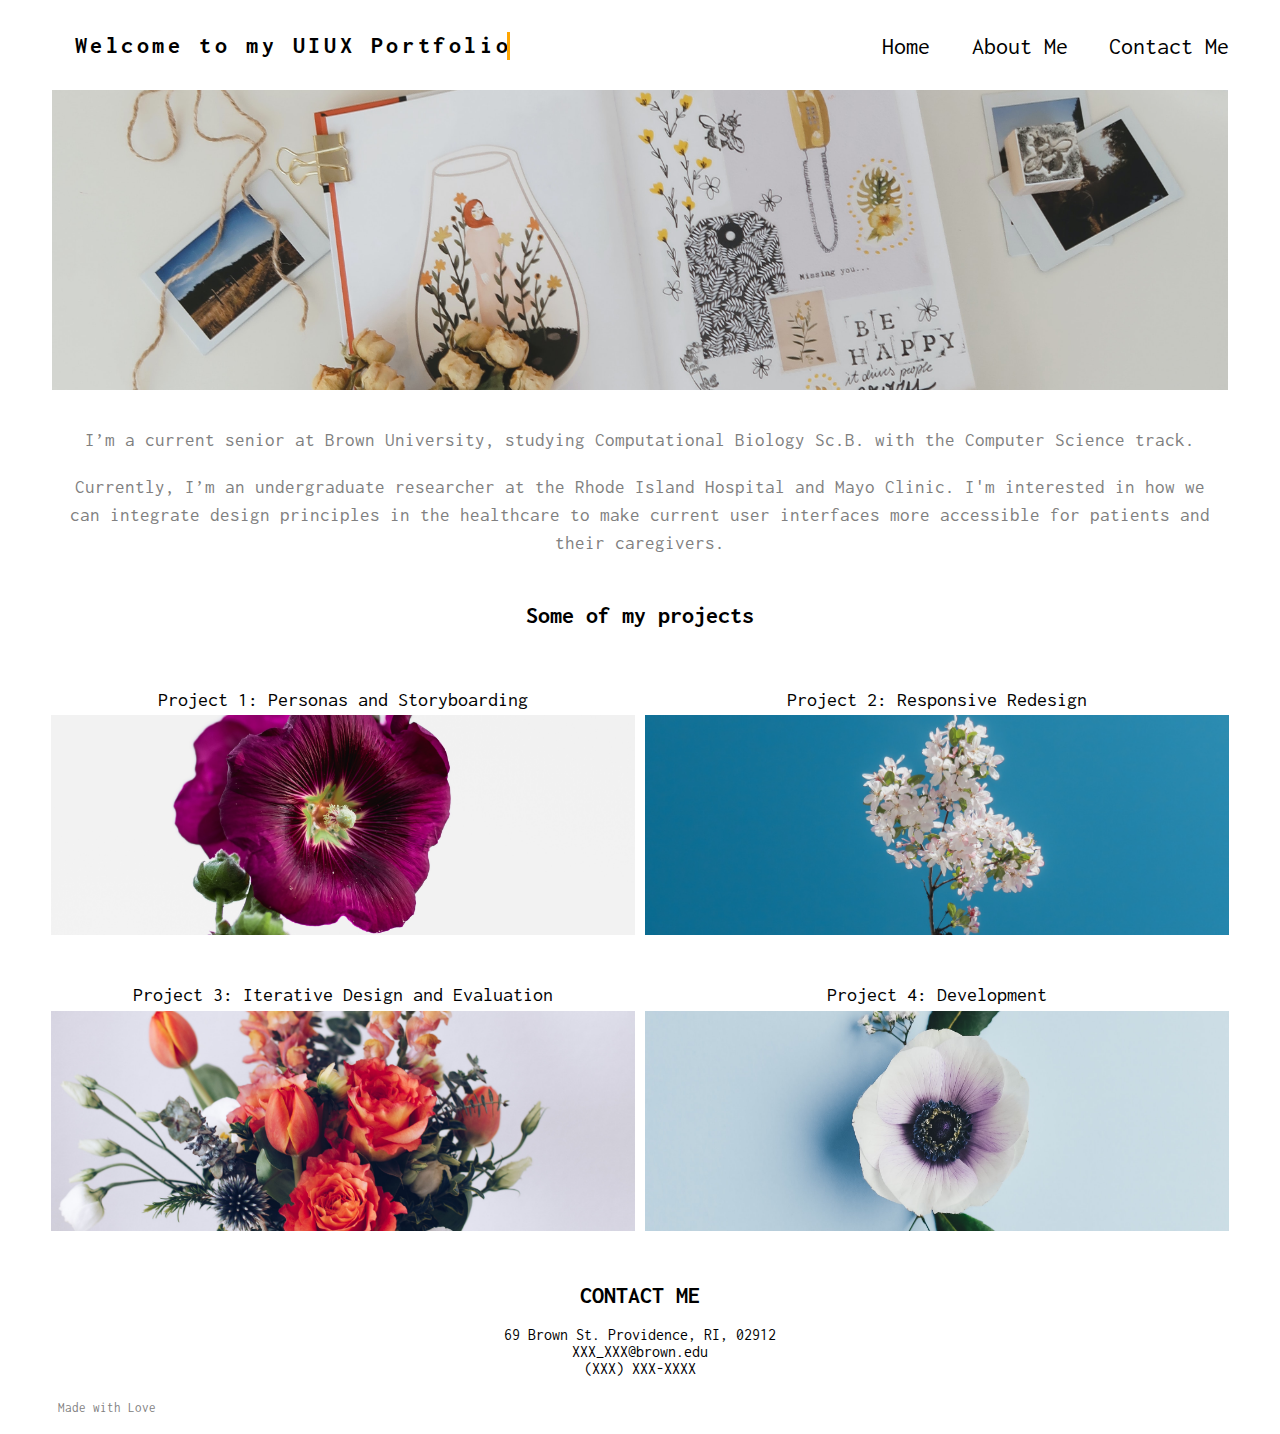
<file: index.html>
<!DOCTYPE html>
<html>
  <head>
	<!-- This code structure will be similar to the second project in this course - to give reference.--> 
    <title>UIUX Portfolio</title>

    <link rel="stylesheet" href="./styles.css" /> 
	<link rel="preconnect" href="https://fonts.googleapis.com">
	<link rel="preconnect" href="https://fonts.gstatic.com" crossorigin>
	<link href="https://fonts.googleapis.com/css2?family=Inconsolata:wght@200;300;400&family=Inter&family=Open+Sans:wght@300&family=Pacifico&display=swap" rel="stylesheet">
	<meta name="viewport" content="width=device-width, initial-scale=1, minimum-scale=1" />
</head>

<!-- I learned the basic head, body, footer section from the following video https://www.youtube.com/watch?v=dMK_3lH1YPo&list=LL&index=1 -->
<!-- So, the format is inspired from this video (I filled the insides myself) -->

<body>
	<header> 

		<div class="header-horizontal-box">
			<div class="typewriter"> 
				<h1>Welcome to my UIUX Portfolio</h1>
			</div>
			<!-- <h1 class="header-horizontal-1"> Welcome to my UIUX Portfolio</h1> -->
			<nav class="header-horizontal-2">
				<ul class="ul-nav"> 
					
					<li class="li-nav"><a href = "index.html"> Home</a></li>
					<li class="li-nav"><a href = "about.html"> About Me </a></li>
					<li class="li-nav"><a href = "./contact-me.html"> Contact Me </a></li>			
				</ul>
			</nav>
		</div>


		<section class = "cover">
			<!-- image from unsplash, link: https://unsplash.com/photos/MUf7Ly04sOI -->
			<img src="./photos/cover-photo.jpg" alt="restaurant background">
		</section>

		<div class="small-about">
			<p> I’m a current senior at Brown University, studying Computational Biology Sc.B. with the Computer Science track.</p>
			<p> Currently, I’m an undergraduate researcher at the Rhode Island Hospital and Mayo Clinic. I'm interested in how we can integrate design principles in the healthcare to make current user interfaces more accessible for patients and their caregivers.</p>
		</div>

		<div>
			<h1>Some of my projects </h1>
		</div>

		<section class ="food">
				<div class="img-container-2">
					<p class= "project-description-title"> Project 1: Personas and Storyboarding </p>
				
				<div class="img-container">
					<!-- image from unsplash, link: https://unsplash.com/photos/kijHzOdUM7o -->
					<img class = "project-img" src="./photos/1-ashkan-forouzani-kijHzOdUM7o-unsplash.jpg">
					<div class="project-description-box-w-link">
						<p class = "project-description"> A project on understanding user experiences and the design of an interface.</p>
						<a class = "project-description" href = "./personas.html"> Go to the Project </a>
						
					</div>
				</div>
			</div>


				<div class="img-container-2">
					<p class= "project-description-title"> Project 2: Responsive Redesign </p>
					<!-- image from unsplash, link: https://unsplash.com/photos/V8nAvRXOklo -->
					<div class="img-container"> 
					<img class = "project-img"  src="./photos/2-johannes-mandle-V8nAvRXOklo-unsplash.jpg">
						<div class="project-description-box-w-link">
							<p class = "project-description"> A project on redesigning an already existing website to make it responsive, enhance its usability, and make it more user-friendly.</p>
							<a class = "project-description" href = "./redesign.html"> Go to the Project </a>
						</div>
					</div>
					
				</div>
			

		</section>

		<section class ="food">
			<div class="img-container-2"> 
				<p class= "project-description-title"> Project 3: Iterative Design and Evaluation </p>
				<!-- image from unsplash, link: https://unsplash.com/photos/0IsBu45B3T8-->
				<div class="img-container">
					<img class = "project-img" src="./photos/3-christie-kim-0IsBu45B3T8-unsplash.jpg">
					<div class="project-description-box-w-link">
						<p class = "project-description"> A project on mocking up a solution for a startup and re-working on their solution and presentation. </p>
						<a class = "project-description" href = "./iterative.html"> Go to the Project </a>
					</div>
				</div>
			</div>

			
			<div class="img-container-2"> 
				<p class= "project-description-title"> Project 4: Development </p>
				<!-- image from unsplash, link: https://unsplash.com/photos/90Zp9h6mamw-->
				<div class="img-container">
					<img class = "project-img"  src="./photos/4-annie-spratt-90Zp9h6mamw-unsplash (1).jpg">
					<div class="project-description-box-w-link">
						<p class = "project-description"> A responsive Cook Book website designed with React, which has filtering and sorting options to enhance user experience.</p>
						<a class = "project-description" href = "./development.html"> Go to the Project </a>
					</div>
				</div>
			
			
			</div>
		</section>


		<section class = "contact">
			<h1 class="contact">CONTACT ME</h1>
			<p class="contact"> 69 Brown St. Providence, RI, 02912</p> 
			<p class="contact"> XXX_XXX@brown.edu</p> 
			<p class="contact"> (XXX) XXX-XXXX</p> 
		</section>
	</header>



	<footer> Made with Love </footer>
</body>


</html>
</file>
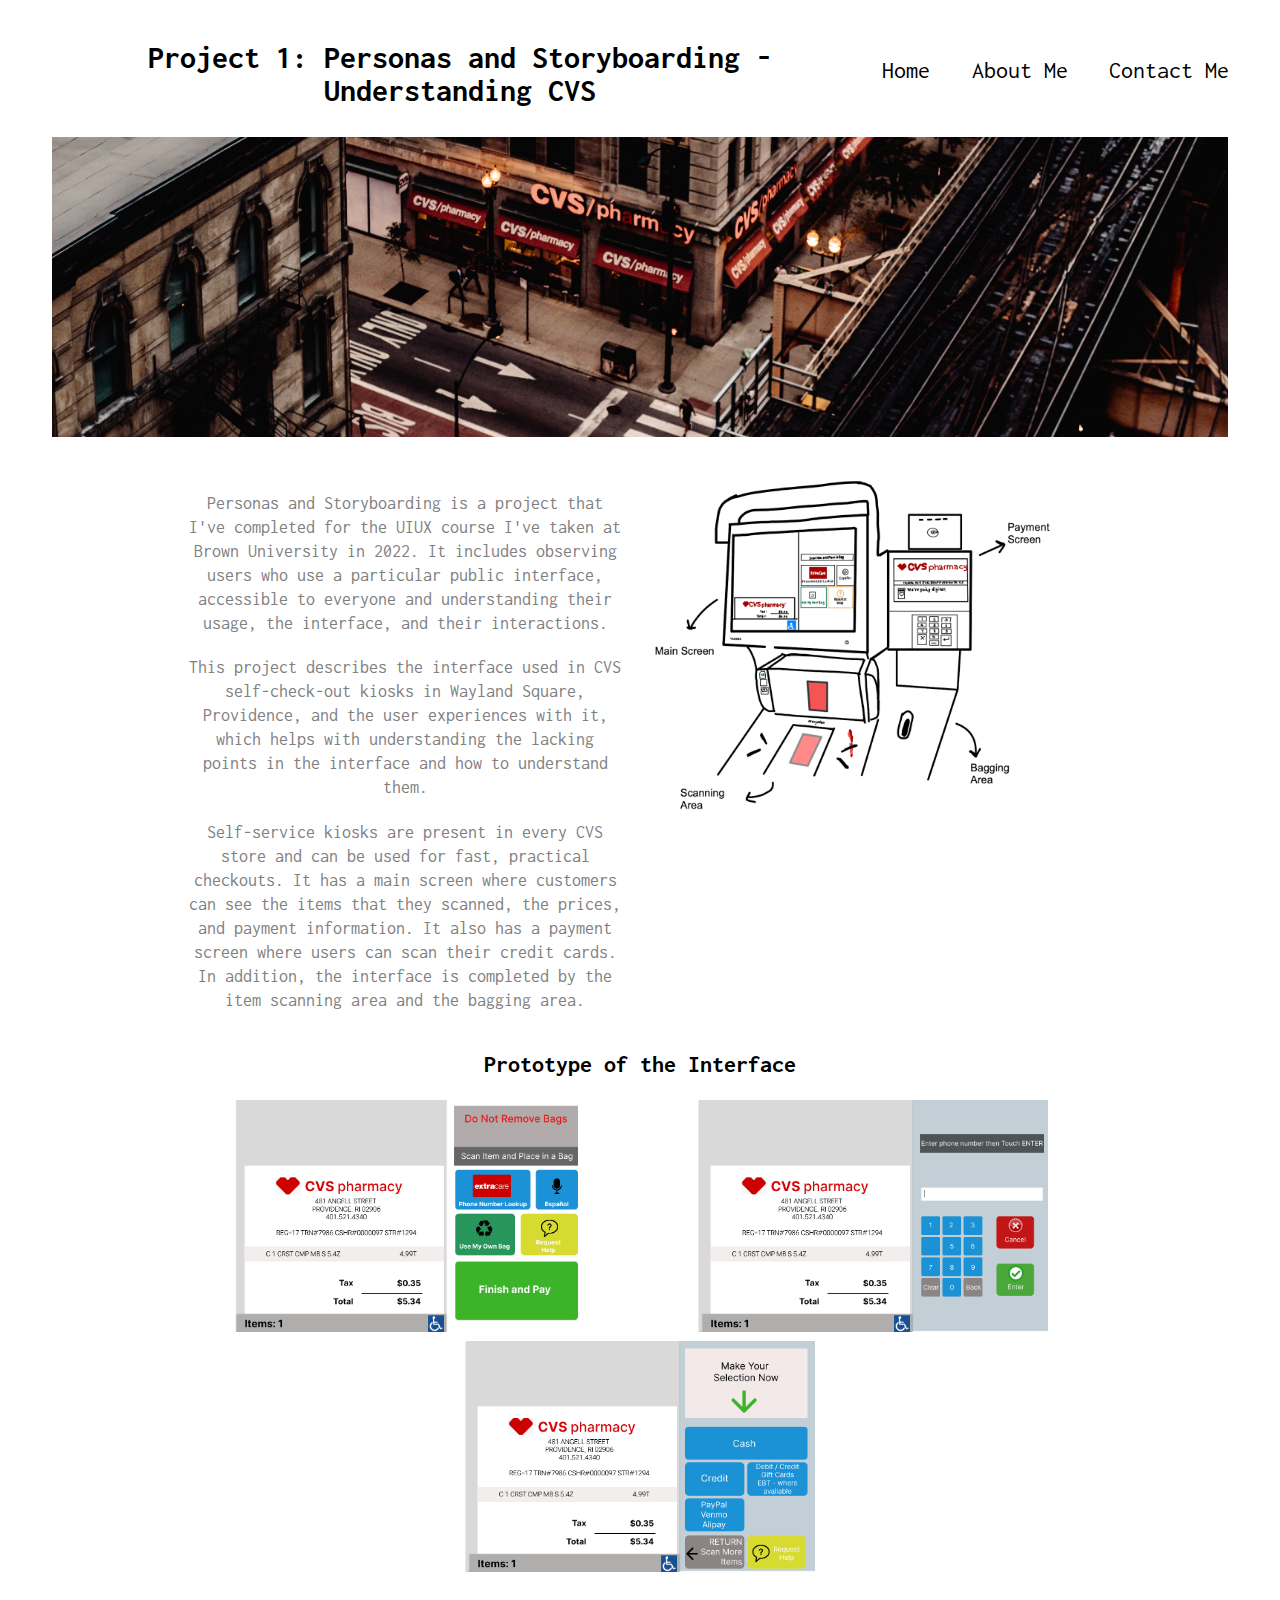
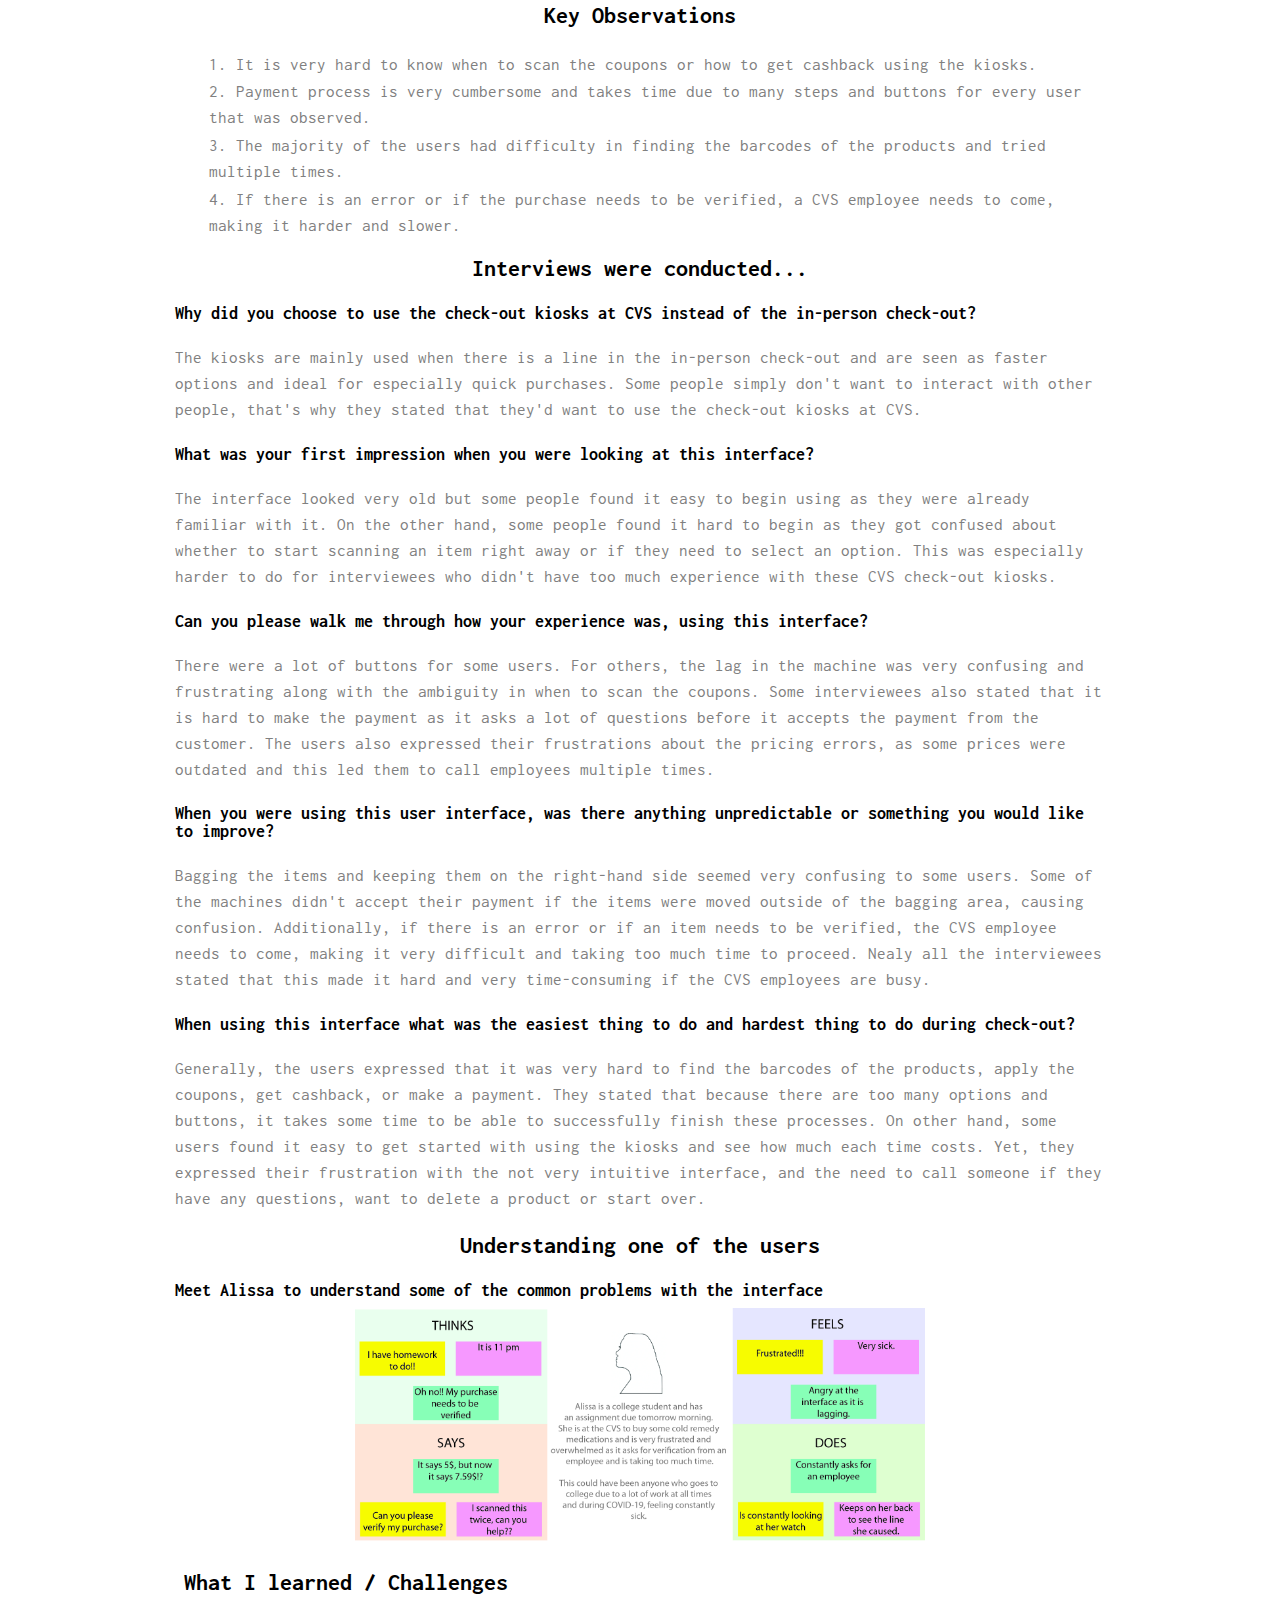
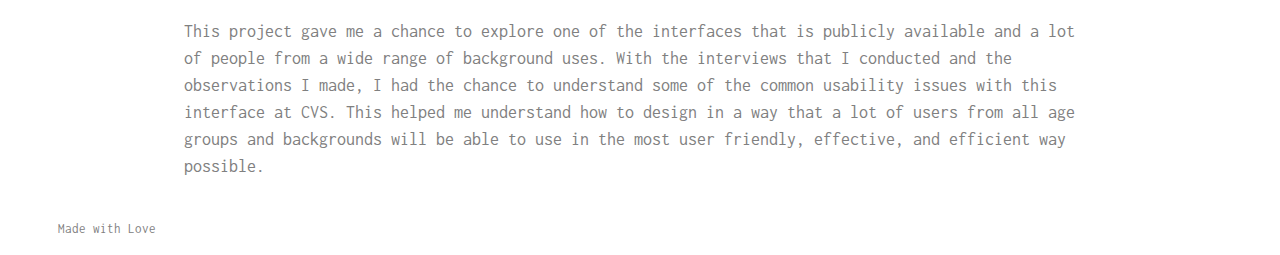
<file: personas.html>
<!DOCTYPE html>
<html>
  <head>
	<!-- This code structure will be similar to the second project in this course - to give reference.--> 
    <title>Personas</title>

    <link rel="stylesheet" href="./styles.css" /> 
	<link rel="preconnect" href="https://fonts.googleapis.com">
	<link rel="preconnect" href="https://fonts.gstatic.com" crossorigin>
	<link href="https://fonts.googleapis.com/css2?family=Inconsolata:wght@200;300;400&family=Inter&family=Open+Sans:wght@300&family=Pacifico&display=swap" rel="stylesheet">
	<meta name="viewport" content="width=device-width, initial-scale=1, minimum-scale=1" />
</head>

<!-- I learned the basic head, body, footer section from the following video https://www.youtube.com/watch?v=dMK_3lH1YPo&list=LL&index=1 -->
<!-- So, the format is inspired from this video (I filled the insides myself) -->

<body>
	<header> 

		<div class="header-horizontal-box">
			<h1 class="header-horizontal-1"> Project 1: Personas and Storyboarding - Understanding CVS</h1>
			<nav class="header-horizontal-2">
				<ul class="ul-nav"> 
					
					<li class="li-nav"><a href = "index.html"> Home</a></li>
					<li class="li-nav"><a href = "about.html"> About Me </a></li>
					<li class="li-nav"><a href = "./contact-me.html"> Contact Me </a></li>			
				</ul>
			</nav>
		</div>

		<section class = "cover">
			<!-- photo taken from unsplash: https://unsplash.com/photos/U7GjuadZRhk -->
			<img src="./photos/personas/cvs-photo-cover.jpg" alt="cvs cover photo">
		</section>

		<div class="general-content"> 
		<div class="small-about-personas">
			<div>
				<p> Personas and Storyboarding is a project that I've completed for the UIUX course I've taken at Brown University in 2022. It includes observing users who use a particular public interface, accessible to everyone and understanding their usage, the interface, and their interactions. </p>
				<p> This project describes the interface used in CVS self-check-out kiosks in Wayland Square, Providence, and the user experiences with it, which helps with understanding the lacking points in the interface and how to understand them.</p>
				<p> Self-service kiosks are present in every CVS store and can be used for fast, practical checkouts. It has a main screen where customers can see the items that they scanned, the prices, and payment information. It also has a payment screen where users can scan their credit cards. In addition, the interface is completed by the item scanning area and the bagging area. </p>
			</div>
			<img src="./photos/personas/CVS_screen.png">
		</div>
		
		<h1>Prototype of the Interface </h1>

		<div class = "interface-images">
			<!-- <img src="./photos/personas/CVS-1.png" alt="interface-img-1"> -->
			<img src="./photos/personas/CVS-2.png" alt="interface-img-1">
			<img src="./photos/personas/CVS-3.png" alt="interface-img-1">
			<img src="./photos/personas/CVS-4.png" alt="interface-img-1">

		</div>

		<h1> Key Observations </h1>
		<ol class = "list-redesign">
			<li>It is very hard to know when to scan the coupons or how to get cashback using the kiosks.</li>
			<li>Payment process is very cumbersome and takes time due to many steps and buttons for every user that was observed.</li>
			<li> The majority of the users had difficulty in finding the barcodes of the products and tried multiple times.</li>
			<li>If there is an error or if the purchase needs to be verified, a CVS employee needs to come, making it harder and slower.</li>


		</ol>
		

		<!-- <section class = "observation_container">
			<p>It is very hard to know when to scan the coupons or how to get cashback using the kiosks.</p>
			<p>Payment process is very cumbersome and takes time due to many steps and buttons for every user that was observed.</p>
			<p> The majority of the users had difficulty in finding the barcodes of the products and tried multiple times.</p>
			<p>If there is an error or if the purchase needs to be verified, a CVS employee needs to come, making it harder and slower.</p>

		</section> -->

		<h1> Interviews were conducted... </h1>
		<h3> Why did you choose to use the check-out kiosks at CVS instead of the in-person check-out? </h2>
		<p class = "interview-ans"> The kiosks are mainly used when there is a line in the in-person check-out and are seen as faster options and ideal for especially quick purchases. Some people simply don't want to interact with other people, that's why they stated that they'd want to use the check-out kiosks at CVS.</p>
		<h3> What was your first impression when you were looking at this interface? </h2>
		<p class = "interview-ans"> The interface looked very old but some people found it easy to begin using as they were already familiar with it. On the other hand, some people found it hard to begin as they got confused about whether to start scanning an item right away or if they need to select an option. This was especially harder to do for interviewees who didn't have too much experience with these CVS check-out kiosks.</p>
		<h3> Can you please walk me through how your experience was, using this interface?</h2>
		<p class = "interview-ans"> There were a lot of buttons for some users. For others, the lag in the machine was very confusing and frustrating along with the ambiguity in when to scan the coupons. Some interviewees also stated that it is hard to make the payment as it asks a lot of questions before it accepts the payment from the customer. The users also expressed their frustrations about the pricing errors, as some prices were outdated and this led them to call employees multiple times. </p>
		<h3> When you were using this user interface, was there anything unpredictable or something you would like to improve? </h2>
		<p class = "interview-ans"> Bagging the items and keeping them on the right-hand side seemed very confusing to some users. Some of the machines didn't accept their payment if the items were moved outside of the bagging area, causing confusion. Additionally, if there is an error or if an item needs to be verified, the CVS employee needs to come, making it very difficult and taking too much time to proceed. Nealy all the interviewees stated that this made it hard and very time-consuming if the CVS employees are busy.</p>
		<h3> When using this interface what was the easiest thing to do and hardest thing to do during check-out?</h2>
		<p class = "interview-ans"> Generally, the users expressed that it was very hard to find the barcodes of the products, apply the coupons, get cashback, or make a payment. They stated that because there are too many options and buttons, it takes some time to be able to successfully finish these processes. On other hand, some users found it easy to get started with using the kiosks and see how much each time costs. Yet, they expressed their frustration with the not very intuitive interface, and the need to call someone if they have any questions, want to delete a product or start over.</p>

		<h1> Understanding one of the users </h1>
		<h3>Meet Alissa to understand some of the common problems with the interface </h3>
		<!-- <p> She is a college student and  she started to feel sick. It is 11pm. She has a lot of homework for tomorrow, including her thesis which is due tomorrow. She came to CVS to buy some cold remedy medication and wants to go back home as soon as possible. She wanted to use self-check-out kiosks for faster service but when her medication needed to be verified by an employee, she got very frustrated and felt sicker. On top of that, the interface kept lagging and she also had some questions about the prices. She tried to ask for help and also felt bad because the line got for longer and longer because of her. </p>
		<p> Alissa represents a typical college girl who wanted to use CVS. This could have been anyone who goes to college due to a lot of work at all times and during COVID-19, feeling constantly sick. From the interviews I had and my observations, it is also very common that some purchases need verification, along with the lagging interface and pricing issues.</p> -->
		<!-- <img class="persona-img" src="./photos/personas/Alissa.png"> -->
		<img class="persona-img" src="./photos/personas/persona.jpg">

		<!-- <h3>Meet Homer! </h3>
		<p> He is a very busy business man working in Downtown Providence. Because of his schedule, he hasn't been to CVS a lot times before, but this time he wanted to use his Birthday coupon before it expires and get some iced coffee for his lunch break. During his time in the self-check-out kiosks, he got very confused about how to scan the coupons and get some cashback. He is now very stressed and late to work. He keeps asking people around how to use this kiosk to scan coupons but still doesn't understand when he needs to do it. He considers leaving CVS or move to the in-person checkout line.</p>
		<p> This is a representation of a typical man who works a lot and who has little time to spend outside of work. It can also be the representation of anyone else who visited CVS only a few times. From the observations I made, it seems very common that some of the customers had trouble with how to apply the rewards or when to scan the coupons, especially if they haven't been to CVS too frequently.</p>
		<img class="persona-img" src="./photos/personas/Homer.png"> -->
		
		<div class="development-content">
			<h1>What I learned / Challenges </h1>
			<p> This project gave me a chance to explore one of the interfaces that is publicly available and a lot of people from a wide range of background uses. With the interviews that I conducted and the observations I made, I had the chance to understand some of the common usability issues with this interface at CVS. This helped me understand how to design in a way that a lot of users from all age groups and backgrounds will be able to use in the most user friendly, effective, and efficient way possible. </p>
		</div>

		</div>
	</header>



	<footer> Made with Love </footer>
</body>


</html>
</file>
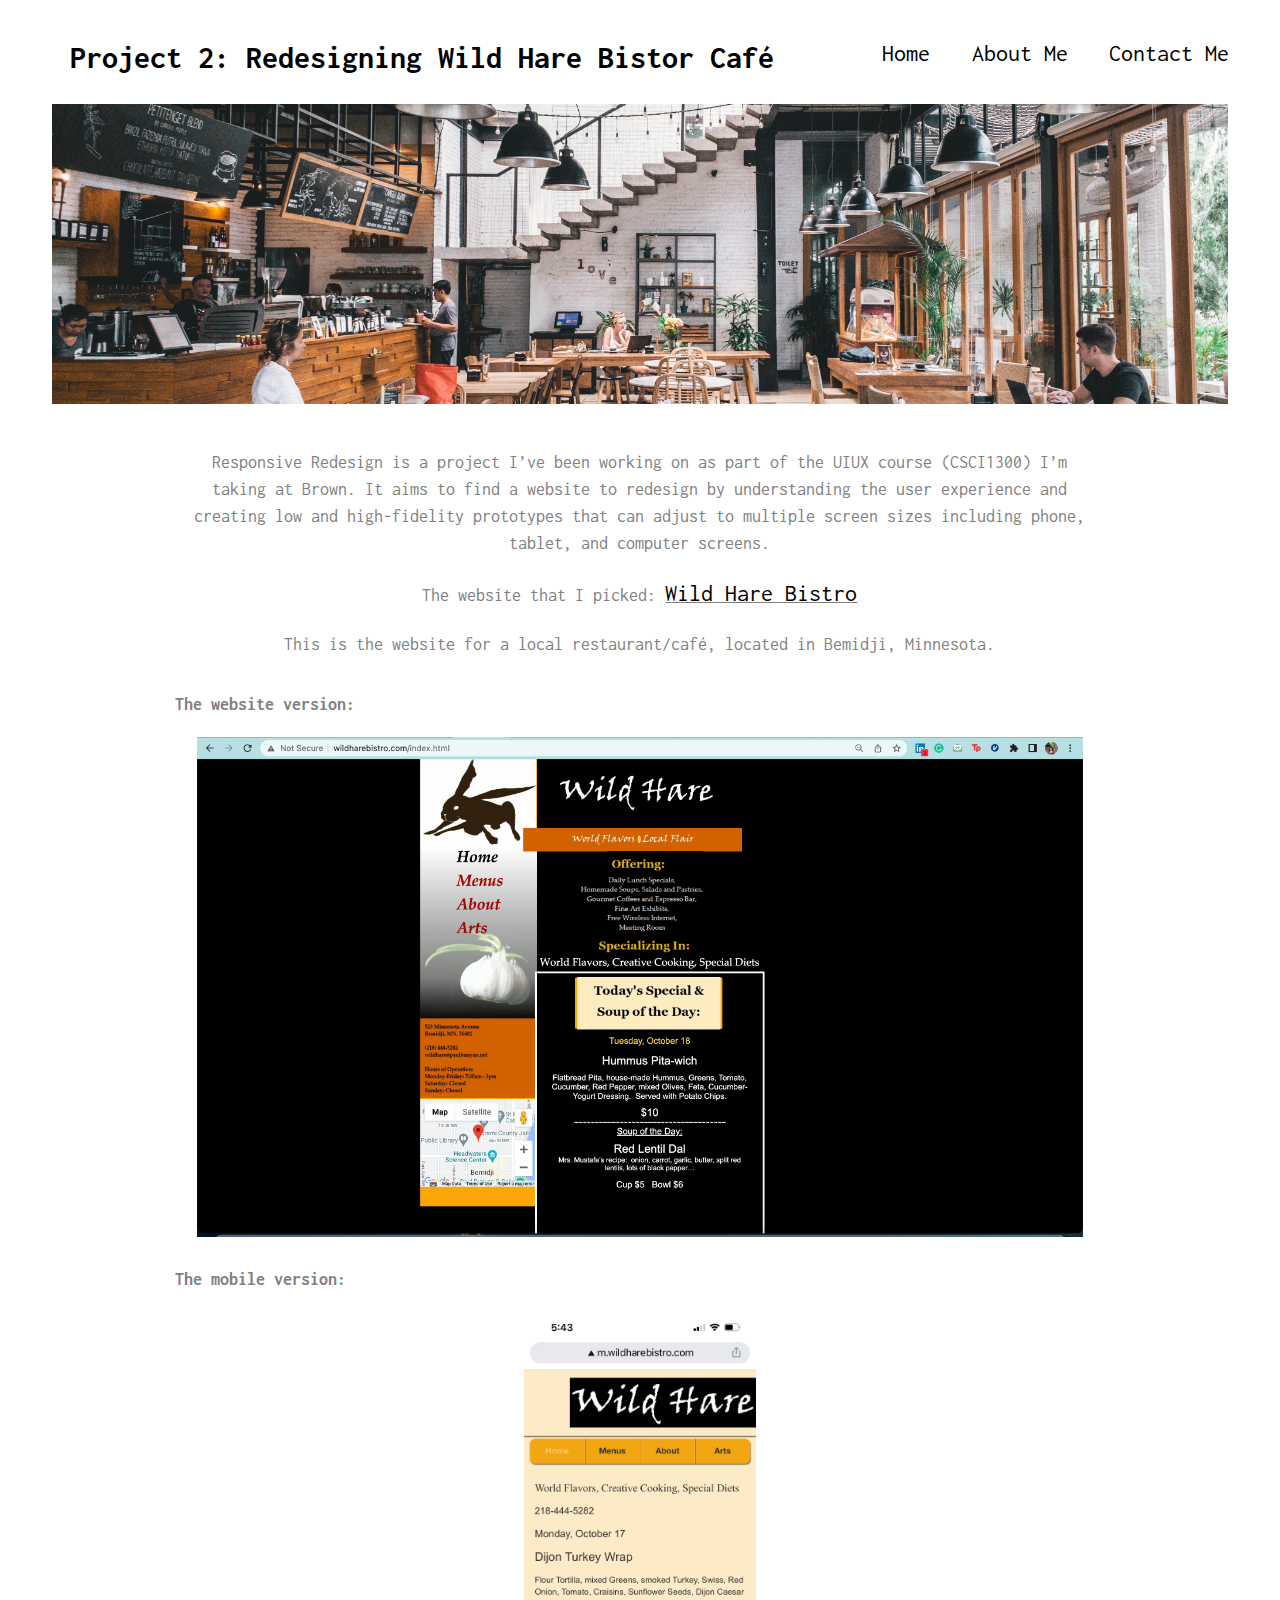
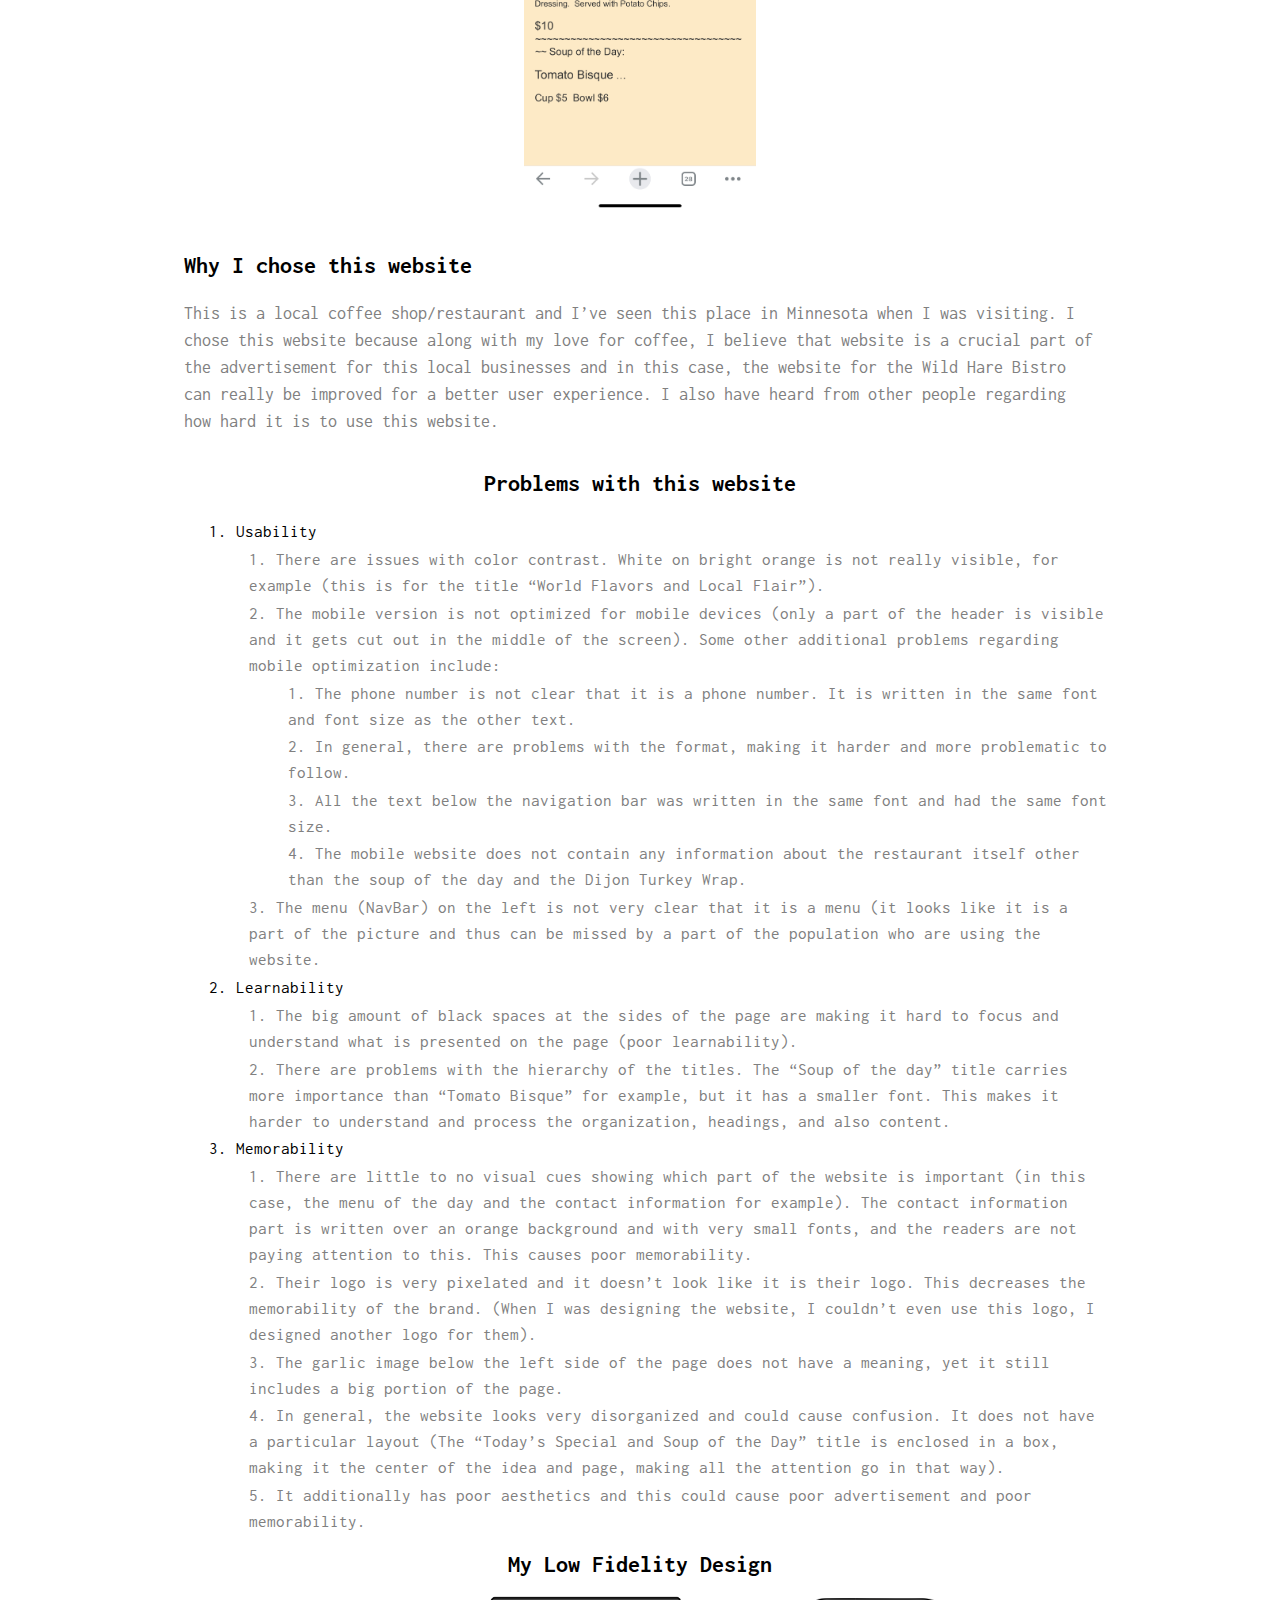
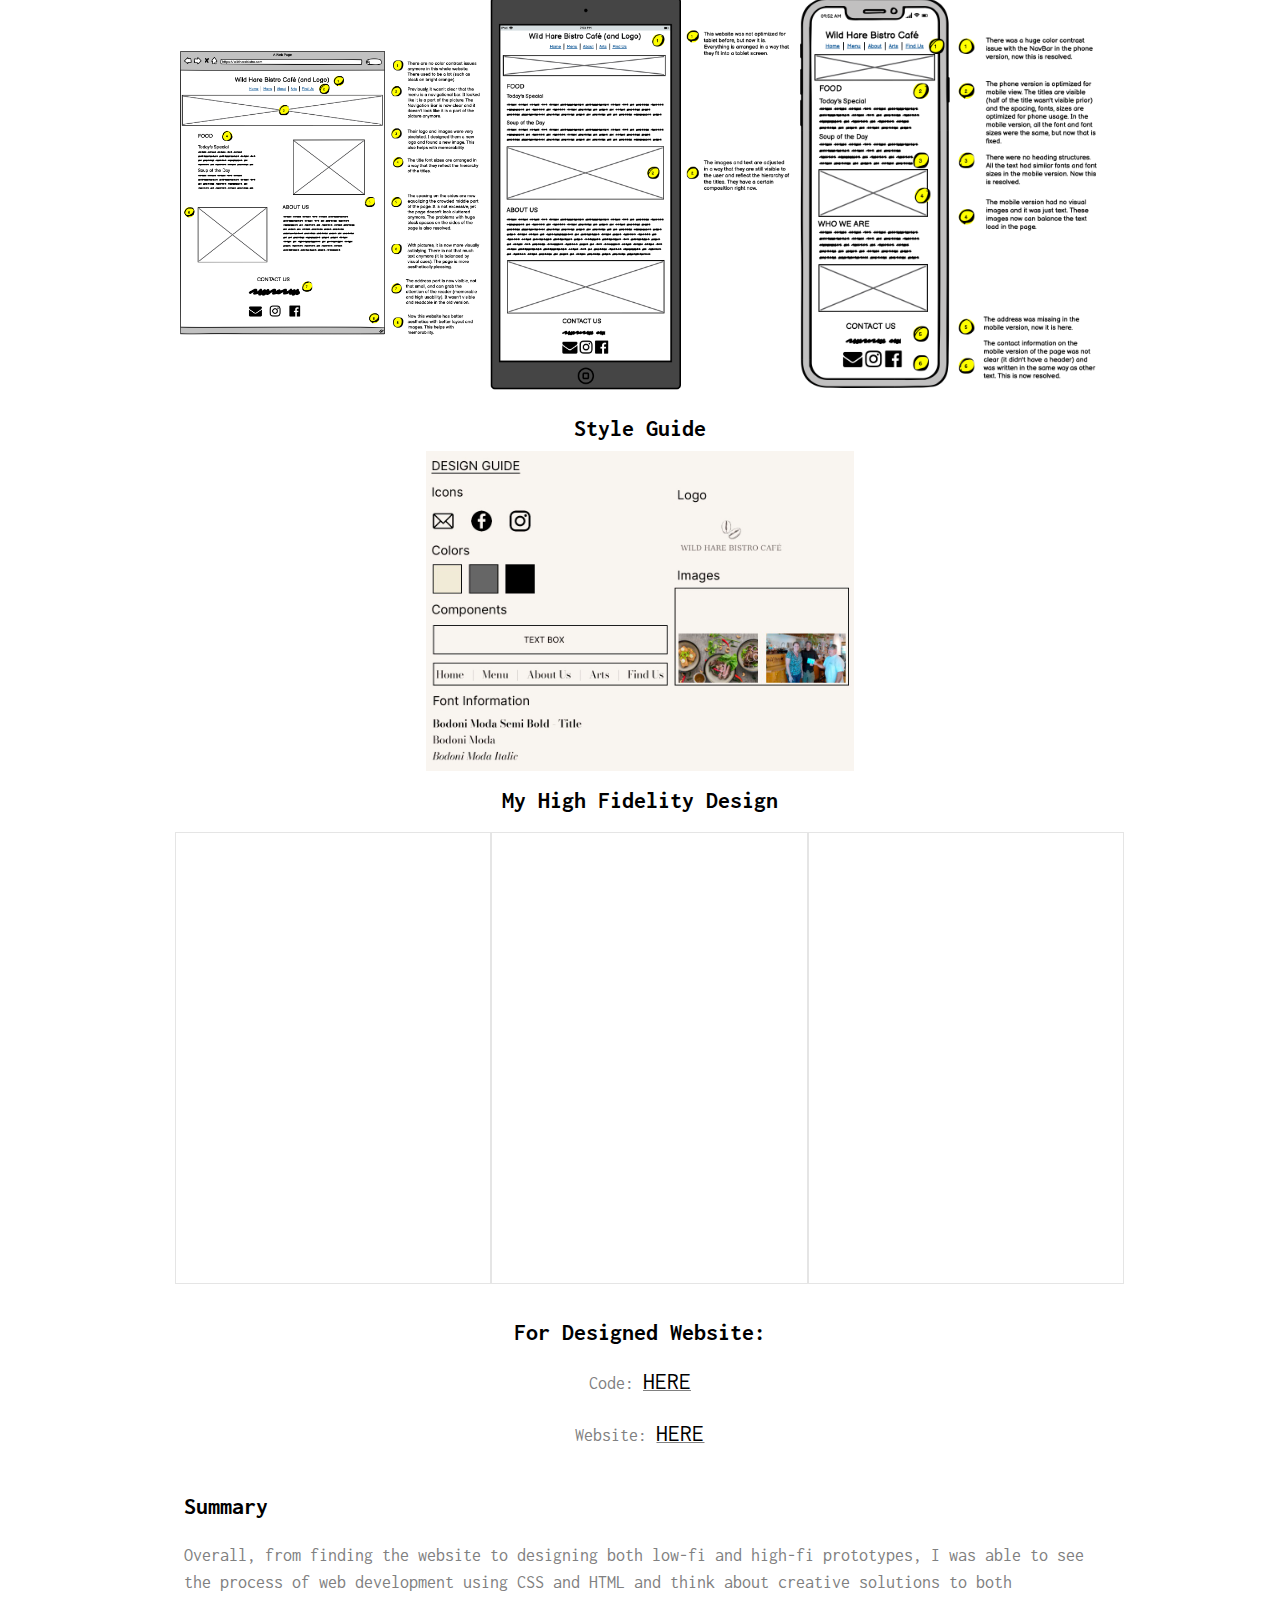
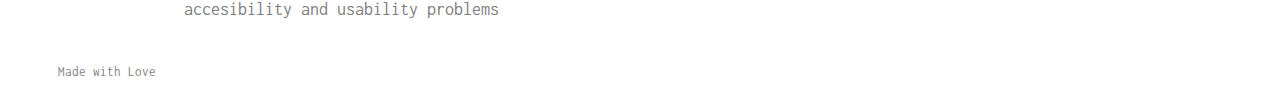
<file: redesign.html>
<!DOCTYPE html>
<html>
  <head>
	<!-- This code structure will be similar to the second project in this course - to give reference.--> 
    <title>Redesign</title>

    <link rel="stylesheet" href="./styles.css" /> 
	<link rel="preconnect" href="https://fonts.googleapis.com">
	<link rel="preconnect" href="https://fonts.gstatic.com" crossorigin>
	<link href="https://fonts.googleapis.com/css2?family=Inconsolata:wght@200;300;400&family=Inter&family=Open+Sans:wght@300&family=Pacifico&display=swap" rel="stylesheet">
	<meta name="viewport" content="width=device-width, initial-scale=1, minimum-scale=1" />

</head>

<!-- I learned the basic head, body, footer section from the following video https://www.youtube.com/watch?v=dMK_3lH1YPo&list=LL&index=1 -->
<!-- So, the format is inspired from this video (I filled the insides myself) -->

<body>
	<header> 

		<div class="header-horizontal-box">
			<h1 class="header-horizontal-1"> Project 2: Redesigning Wild Hare Bistor Café</h1>
			<nav class="header-horizontal-2">
				<ul class="ul-nav"> 
					
					<li class="li-nav"><a href = "index.html"> Home</a></li>
					<li class="li-nav"><a href = "about.html"> About Me </a></li>
					<li class="li-nav"><a href = "./contact-me.html"> Contact Me </a></li>		
				</ul>
			</nav>
		</div>

		<section class = "cover">
			<!-- photo taken from unsplash: https://unsplash.com/photos/U7GjuadZRhk -->
			<img src="./photos/redesign/cover.jpg" alt="redesign cover photo">
		</section>

		<div class="general-content"> 
			<div class ="development-about">
				<p>Responsive Redesign is a project I’ve been working on as part of the UIUX course (CSCI1300) I’m taking at Brown. It aims to find a website to redesign by understanding the user experience and creating low and high-fidelity prototypes that can adjust to multiple screen sizes including phone, tablet, and computer screens.</p>
				<p>The website that I picked: <u> <a  href="http://www.wildharebistro.com/">Wild Hare Bistro </a> </u></p>
				<p>This is the website for a local restaurant/café, located in Bemidji, Minnesota.</p>

			</div>
			
			<h3 style = "color: grey;" > The website version:</h3>
			<div class="small-about-wildhare">
				<img src="./photos/redesign/wild-hare-bistro-page.jpeg" alt="wild hare desktop view">
				<!-- <img src="./photos/redesign/wild-hare-bistro-phone-view.jpeg" alt="wild hare phone view"> -->
			</div>
			<h3 style = "color: grey;"> The mobile version:</h3>
			<div class="small-about-wildhare">
				<!-- <img src="./photos/redesign/wild-hare-bistro-page.jpeg" alt="wild hare desktop view"> -->
				<img src="./photos/redesign/wild-hare-bistro-phone-view.jpeg" alt="wild hare phone view">
			</div>

			<div class ="development-content">
				<h1> Why I chose this website </h2>
				<p>This is a local coffee shop/restaurant and I’ve seen this place in Minnesota when I was visiting. I chose this website because along with my love for coffee, I believe that website is a crucial part of the advertisement for this local businesses and in this case, the website for the Wild Hare Bistro can really be improved for a better user experience. I also have heard from other people regarding how hard it is to use this website.</p>	
			</div>
			
			<h1>Problems with this website</h1>
			<ol class = "list-redesign">
				<li style = "color: black;">Usability</li>
				<ol class = "list-redesign">
					<li>There are issues with color contrast. White on bright orange is not really visible, for example (this is for the title “World Flavors and Local Flair”).</li>
					<li>The mobile version is not optimized for mobile devices (only a part of the header is visible and it gets cut out in the middle of the screen). Some other additional problems regarding mobile optimization include:</li>
					<ol class = "list-redesign">
						<li>The phone number is not clear that it is a phone number. It is written in the same font and font size as the other text.</li>
						<li>In general, there are problems with the format, making it harder and more problematic to follow.</li>
						<li>All the text below the navigation bar was written in the same font and had the same font size.</li>
						<li>The mobile website does not contain any information about the restaurant itself other than the soup of the day and the Dijon Turkey Wrap.</li>
					</ol>
					<li>The menu (NavBar) on the left is not very clear that it is a menu (it looks like it is a part of the picture and thus can be missed by a part of the population who are using the website.</li>
				</ol>
				<li style = "color: black;">Learnability</li>
				<ol class = "list-redesign">
					<li>The big amount of black spaces at the sides of the page are making it hard to focus and understand what is presented on the page (poor learnability).</li>
					<li>There are problems with the hierarchy of the titles. The “Soup of the day” title carries more importance than “Tomato Bisque” for example, but it has a smaller font. This makes it harder to understand and process the organization, headings, and also content.</li>
				</ol>
				<li style = "color: black;">Memorability</li>
				<ol class = "list-redesign">
					<li>There are little to no visual cues showing which part of the website is important (in this case, the menu of the day and the contact information for example). The contact information part is written over an orange background and with very small fonts, and the readers are not paying attention to this. This causes poor memorability.</li>
					<li>Their logo is very pixelated and it doesn’t look like it is their logo. This decreases the memorability of the brand. (When I was designing the website, I couldn’t even use this logo, I designed another logo for them).</li>
					<li>The garlic image below the left side of the page does not have a meaning, yet it still includes a big portion of the page.</li>
					<li>In general, the website looks very disorganized and could cause confusion. It does not have a particular layout (The “Today’s Special and Soup of the Day” title is enclosed in a box, making it the center of the idea and page, making all the attention go in that way).</li>
					<li>It additionally has poor aesthetics and this could cause poor advertisement and poor memorability.</li>
				</ol>
			</ol>
<!-- 
			<h1> Accessibility Issues</h1>
			<p>According to WAIVE, some of the major findings were:</p>
			<ol>
				<li>There were contrast errors (especially at the footer)</li>
				<li>There was the “language missing or invalid error” at the header</li>
				<li>There is no heading structure</li>
				<li>There is no page structure</li>
				<li>There are two underlined text</li>
				<li>There were 16 null or empty alternative text</li>
			</ol>
			<p> I agree with these findings and that these need to be improved. Especially the contrast errors and the underlined texts could cause confusion. Underline texts usually refer to links and on this page, because they don’t contain links, they could create difficulty in usage. The alternative text was also missing in the majority of the page, which also means very poor accessibility. Additionally, format-wise, there was no heading structure or page structure, this also is one of the reasons why it has inadequate readability and usability.</p> -->

			<h1>My Low Fidelity Design</h1>
			
			<div class = "interface-images-redesign">
				<img src="./photos/redesign/Desktop.png" alt="prototype of desktop">
				<img src="./photos/redesign/Tablet.png" alt="prototype of ipad">
				<img src="./photos/redesign/Phone.png" alt="prototype of phone">
			</div>

			<h1> Style Guide </h1>
			<img class="style-guide-img" src="./photos/redesign/Design-Guide.jpeg" alt="design-guide">

			<h1>My High Fidelity Design </h1>
		
			<!-- <div class = "style-guide-img">
				<iframe style="border: 1px solid rgba(0, 0, 0, 0.1);" width="800" height="450" src="https://www.figma.com/embed?embed_host=share&url=https%3A%2F%2Fwww.figma.com%2Fproto%2FIX2raLdAMj4KysGWEVC6do%2FResponsive-Redesign%3Fnode-id%3D10%253A2%26scaling%3Dscale-down" allowfullscreen></iframe>
			</div> -->

			<div class ="highfi">
				<!-- <iframe class = "style-guide-img" style="border: 1px solid rgba(0, 0, 0, 0.1); padding: 2%;" width="500" height="450" src="https://www.figma.com/embed?embed_host=share&url=https%3A%2F%2Fwww.figma.com%2Fproto%2FsKwX6TOfsZZVXHmtNVcJ4r%2FWild-Hare-Desktop-View%3Fscaling%3Dmin-zoom%26page-id%3D0%253A1%26node-id%3D1%253A2" allowfullscreen></iframe> -->
				<iframe  class = "style-guide-img" style="border: 1px solid rgba(0, 0, 0, 0.1);" width="800" height="450" src="https://www.figma.com/embed?embed_host=share&url=https%3A%2F%2Fwww.figma.com%2Fproto%2FsKwX6TOfsZZVXHmtNVcJ4r%2FWild-Hare-Desktop-View%3Fkind%3D%26node-id%3D1%253A2%26page-id%3D0%253A1%26scaling%3Dscale-down" allowfullscreen></iframe>
				<!-- <iframe  class = "style-guide-img" style="border: 1px solid rgba(0, 0, 0, 0.1); padding: 2%;" width="500" height="450" src="https://www.figma.com/embed?embed_host=share&url=https%3A%2F%2Fwww.figma.com%2Fproto%2FINLa5BH1qRQoQ7Wjvkwcap%2FWild-Hare-Tablet%3Fnode-id%3D1%253A4%26scaling%3Dmin-zoom%26page-id%3D0%253A1" allowfullscreen></iframe> -->
				<iframe  class = "style-guide-img" style="border: 1px solid rgba(0, 0, 0, 0.1);" width="800" height="450" src="https://www.figma.com/embed?embed_host=share&url=https%3A%2F%2Fwww.figma.com%2Fproto%2FINLa5BH1qRQoQ7Wjvkwcap%2FWild-Hare-Tablet%3Fkind%3D%26node-id%3D1%253A4%26page-id%3D0%253A1%26scaling%3Dscale-down" allowfullscreen></iframe>
				<!-- <iframe class = "style-guide-img"style="border: 1px solid rgba(0, 0, 0, 0.1); padding: 2%;" width="500" height="450" src="https://www.figma.com/embed?embed_host=share&url=https%3A%2F%2Fwww.figma.com%2Fproto%2FZHBoi9GpCTPGbO6fZL4jIJ%2FWild-Hare-Mobile%3Fnode-id%3D1%253A4%26scaling%3Dmin-zoom%26page-id%3D0%253A1" allowfullscreen></iframe> -->
				<iframe  class = "style-guide-img" style="border: 1px solid rgba(0, 0, 0, 0.1);" width="800" height="450" src="https://www.figma.com/embed?embed_host=share&url=https%3A%2F%2Fwww.figma.com%2Fproto%2FZHBoi9GpCTPGbO6fZL4jIJ%2FWild-Hare-Mobile%3Fkind%3D%26node-id%3D1%253A4%26page-id%3D0%253A1%26scaling%3Dscale-down" allowfullscreen></iframe>
			</div>
<!-- 		
			<img class="hifi-img" src="./photos/redesign/desktop-high.png" alt="desktop-highfi">
			<div class="highfi-container">
				<img src="./photos/redesign/tablet-hifi.png" alt="tablet-highfi">
				<img src="./photos/redesign/phone-hifi.png" alt="phone-highfi">

			</div> -->

			<!-- <h1> Click  <u><a href="https://readycoffee123.github.io/wildhare/">HERE</a></u> for my Responsive Redesign </h1> -->

			<div class="development-about"> 
				<h1> For Designed Website:</h1>
				<p>Code: <u><a href="https://github.com/readycoffee123/wildhare">HERE</a></u></p>
				<p>Website: <u><a href="https://readycoffee123.github.io/wildhare/">HERE</a></u></p>
			</div>

			<div class = "development-content">
				<h1> Summary </h1>
				<p>Overall, from finding the website to designing both low-fi and high-fi prototypes, I was able to see the process of web development using CSS and HTML and think about creative solutions to both accesibility and usability problems  </p>
			</div>
		</div>
	</header>



	<footer> Made with Love </footer>
</body>


</html>
</file>
<file: styles.css>
/* below is stuff for THE FINAL PORTFOLIO */


header {
	background: white;
	padding-right: 0;
}

section {
	background:white;
	color: grey;
	display: flex;
	flex-direction: row;
	padding: 0.5%;	
}

body {
	padding-left: 3%;
	padding-right: 3%;
	background: white;
}

footer {
	background:white;
	padding: 1%;
	color: grey;
	font-family: 'Inconsolata', monospace;
	font-size: small;
}

p {
	font-size: large;
}

.general-content {
	width: 80%;
	margin: 0 auto;
}

.header-horizontal-box {
	display: flex;
	flex-direction: row;
	align-items: center;
	width: 100%;
}

.header-horizontal-1 {
	font-size:xx-large;
}

.header-horizontal-2 {
	margin-left: auto; 
	margin-right: 0;
}

.ul-nav {
	display: flex;
	flex-direction: row;
	white-space: nowrap;
}

.li-nav {
	display: inline;
	padding: 10px 20px;
}

.small-about p{
	font-family: 'Inconsolata', monospace;
	font-size: 14pt;
	line-height: 150%;
	color: gray;
	text-align: center;
	padding: 0%;
}

/* following is taken from https://css-tricks.com/snippets/css/typewriter-effect/ for the typewriter effect */
.typewriter h1 {
	font-family: 'Inconsolata', monospace;
	font-size: 18pt;
	overflow: hidden; /* Ensures the content is not revealed until the animation */
	border-right: .15em solid orange; /* The typwriter cursor */
	white-space: nowrap; /* Keeps the content on a single line */
	margin: 0 auto; /* Gives that scrolling effect as the typing happens */
	letter-spacing: .15em; /* Adjust as needed */
	animation: 
	typing 5s steps(40, end),
	blink-caret 0.20s step-end infinite;
  }
  
  /* The typing effect */
  @keyframes typing {
	from { width: 0 }
	to { width: 100% }
  }
  
  /* The typewriter cursor effect */
  @keyframes blink-caret {
	from, to { border-color: transparent }
	50% { border-color: orange; }
  }

  /* THE SCROLL BAR IS TAKEN FROM: https://www.w3schools.com/howto/howto_css_custom_scrollbar.asp */

  /* width */
::-webkit-scrollbar {
	width: 15px;
  }
  
  /* Track */
  ::-webkit-scrollbar-track {
	box-shadow: inset 0 0 5px grey; 
	border-radius: 10px;
  }
   
  /* Handle */
  ::-webkit-scrollbar-thumb {
	background: rgb(235, 159, 237); 
	border-radius: 10px;
  }
  
  /* Handle on hover */
  ::-webkit-scrollbar-thumb:hover {
	background: #e257cb; 
  }

div {
	/* margin: auto; */
	/* width: 56%; */
	padding: 1%;
}

a {
	text-decoration: none;
	color: black;
	font-family: 'Inconsolata', monospace;
	font-size: x-large;
}



a:hover {
    color: grey;
}

li {
	/* display: inline-block; */
	font-family: 'Inconsolata', monospace;
	padding-right: 0.2%;
	padding-left:  0.2%;
	margin:  0.2%;
}

ul {
	/* following gets rid of the bullet points! */
	/* list-style-type: none;  */
	margin: 0%;
	padding: 0%;
	text-align: center;
	font-family: 'Inconsolata', monospace;
	font-size: x-large;
}

.list-redesign {
	/* list-style-type: armenian; */
	/* display:list-item; */
	list-style-position:inside;
	/* font-size: medium; */
	text-align: left;
	font-family: 'Inconsolata', monospace;
	color: gray;
	font-size: 13pt;
	line-height: 150%;	
}

.interview-ans {
	color: gray;
	font-size: 13pt;
	line-height: 150%;	
}

h1 {
  color: black;
  font-size: x-large;
  font-family: 'Inconsolata', monospace;
  text-align: center;
  padding-bottom: 0.5%;
  margin-bottom: 0.5%;
  padding-left: 1%;
  padding-right: 1%;
}

h2 {
  color: black;
  font-size: x-large;
  font-family: 'Inconsolata', monospace;
  text-align: left;
  padding: 0;
  padding-bottom: 0.5%;
  margin-bottom: 0.5%;
  padding-left: 1%;
  padding-right: 1%;
}

h3 {
  color: black;
  font-size: large;
  font-family: 'Inconsolata', monospace;
  text-align: left;
  padding: 0;
  padding-bottom: 0.5%;
  margin-bottom: 0.5%;
  padding-left: 1%;
  padding-right: 1%;
}

p {
	color: black;
	font-family: 'Inconsolata', monospace;
	padding: 0;
	padding-bottom: 0.5%;
	margin-bottom: 0.5%;
	padding-left: 1%;
	padding-right: 1%;
}

.cover img{
  display: flex;
  flex-wrap: wrap;
  align-content: center;
  justify-content: space-around;
  width: 100%;  
  max-height: 300px;
  object-fit: cover; 
}


.food {
  background: white;
  color: grey;
  display: flex;
  flex-direction: row;
  padding: 0;
  padding-top: 1%;
  padding-bottom: 2%;
  /* text-align: left; */
  max-width: 100%;
  justify-content: space-between;
  text-align: center;
}

.contact {
  color: black;
  display: block; /* Makes a vertical list */
  padding: 1%; 
  text-align: center;  
}

.contact h1 {
	text-align: center;
}

.contact p {
  font-size: medium;
  text-align: center;
  padding:0px;
  margin: 0px;
}

.img-container-2 {
	position: relative;
	width: 100%;
	height: 250px;	
	padding: 5px;
  } 

  .img-container {
	position: relative;
	width: 100%;
	height: 220px;	
	/* padding: 5px; */
	padding: 0px;
  } 

  .project-img {
	object-fit: cover;
	width: 100%;
	height: 100%;	
	/* padding: 5px; */
	display: block; /* remove extra space below image */
}
  
  .project-description-box-w-link {
	position: absolute;
	top: 0;
	bottom: 0;
	left: 0;
	right: 0;
	background: rgb(252, 246, 228);
	color: black;
	visibility: hidden;
	text-align: center;
	opacity: 0;
	font-family: 'Inconsolata', monospace;
	transition: opacity .2s;
	font-size: large;
	/* padding: 0px;
	margin: 0px; */
	
  }
  
  .img-container:hover .project-description-box-w-link {
	visibility: visible;
	opacity: 0.80;
  }

  .project-description-box-w-link {
	display: flex;
	flex-direction: column;
	justify-content: space-around;
  }

  .project-description-title {
	padding-top: 0px;
	font-size: 15pt;
  }

  .project-description {
	line-height: 150%;
  }

  .small-about-personas {
	font-family: 'Inconsolata', monospace;
	line-height: 150%;
	font-size: 12pt;
	color: gray;
	display: flex;
	flex-direction: row;
	max-width: 95%;
	justify-content: space-between;
	text-align: center;
  }

  .small-about-personas p {
	color: gray;
  }

  .small-about-personas img {
	width: 100%;
	height: 370px;
	padding: 5px;
  }

  .small-about-wildhare {
	font-family: 'Inconsolata', monospace;
	font-size: 12pt;
	line-height: 150%;
	color: gray;
	display: flex;
	flex-wrap: wrap;
	flex-direction: row;
	max-width: 100%;
	justify-content: space-between;
	text-align: center;
	margin: 0 auto;
  }

  .small-about-wildhare img {
	/* width: 45%; */
	height: 500px;
	width: auto;
	/* height: 370px; */
	padding: 5px;
	margin: 0 auto;
	/* align-self: center; */
  }

  .interface-images {
	display: flex;
	flex-wrap: wrap;
	justify-content: space-between;
  }
  .interface-images img {
	/* padding: 10px; */
	padding: 0.5%;
	width: 350px;
	margin: auto;
  }

  .interface-images-redesign {
	display: flex;
	flex-wrap: wrap;
	justify-content: space-between;
  }

  .interface-images-redesign img {
	/* padding: 10px; */
	padding: 0%;
	margin: 0%;
	width: 300px;
	margin: auto;
  }


  .observation_container {
	display: flex;
	flex-direction: row;
	flex-wrap: wrap;
	justify-content: space-around;
	margin: 1%;
	padding: 1%;
	text-align: center;
}
  .observation_container p { 
	border: 2px solid black;
	color: black;
	width: 300px;
	height: 100px;
	border-radius: 10px;
	background-color: rgb(246, 229, 235);

	/* margin: 2%; */
	/* padding: 1% */
}

.persona-img {
	width: 60%;
	display: flex;
	align-content: center;
	margin-left: auto;
	margin-right: auto;
	flex-direction: row;
}

.style-guide-img {
	width: 45%;
	display: flex;
	align-content: center;
	margin-left: auto;
	margin-right: auto;
	flex-direction: row;
}

.hifi-img {
	width: 80%;
	display: flex;
	align-content: center;
	margin-left: auto;
	margin-right: auto;
	flex-direction: row;
}

.highfi-container {
	display: flex;
	flex-direction: row;
	align-content: center;
	width: 90%;
	justify-content: space-between;
}

.highfi-container img {
	width: 40%;
	height: auto;	
	padding: 5px;
	align-self: center;
	justify-content: space-between;
}

.highfi {
	display: flex;
	flex-direction: row;
	justify-content: space-between;
	align-items: center;
	width: 100%;
	/* flex-wrap: wrap; */
}

.about {
	font-size: large;
}

.development-about {
	align-self: center;
	text-align: center;
}

.development-about p {
	color: grey;
	line-height: 150%;
}

.development-content {
	text-align: left;
}

.development-content h1{
	text-align: left;
}

.development-content p{
	text-align: left;
	color: grey;
	line-height: 150%;
}

.development-content li{
	color: grey;
	line-height: 150%;
	font-size: large;
	text-align: left;
}

.development-content ul{
	color: grey;
	line-height: 150%;
	font-size: large;
	text-align: left;
}

.iterative-img {
	font-size: 12pt;
	color: gray;
	display: flex;
	flex-wrap: wrap;
	flex-direction: row;
	max-width: 100%;
	justify-content: space-between;
	text-align: center;
	margin: 0 auto;
  }

  .iterative-img img{
		/* width: 45%; */
		height: auto;
		width: 65%;
		/* height: 370px; */
		padding: 5px;
		margin: 0 auto;
		/* align-self: center; */
		border: 5px solid #555;
		align-self: center;
  }

  .iterative-lowfi {
	display: flex;
	flex-wrap: wrap;
	flex-direction: row;
	max-width: 100%;
	justify-content: space-between;
	text-align: center;
	margin: 0 auto;
  }

  .iterative-lowfi img {
	height: 200px;
	width: auto;
	padding: 0;
	margin: 0 auto;
	border: 5px solid #555;
	align-self: center;

  }



@media (max-width: 1000px) {
	.food {
		flex-direction: column;
	}
	.food img {
		width: 100%;
	}
	.about {
		flex-direction: column-reverse;
	}
	.ul-nav {
		display: flex;
		flex-direction: column;
		white-space: nowrap;
	}
}
</file>
